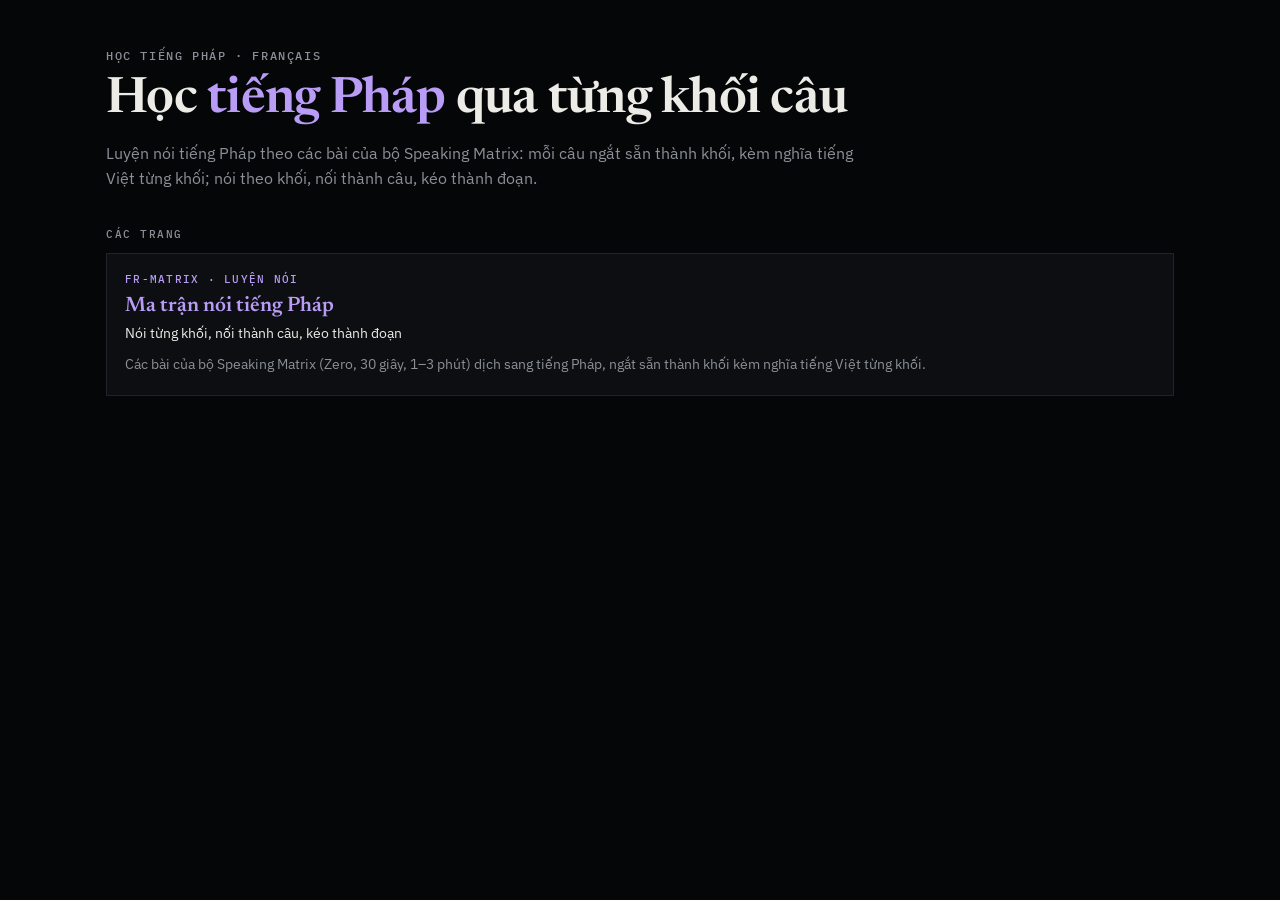
<file: src/index.html>
<!doctype html>
<html lang="vi">
<head>
<meta charset="utf-8">
<meta name="viewport" content="width=device-width, initial-scale=1">
<title>Học tiếng Pháp</title>
<link rel="stylesheet" href="https://fonts.googleapis.com/css2?family=IBM+Plex+Mono:wght@400;500&family=IBM+Plex+Sans:wght@400;500;600&family=Newsreader:opsz,wght@6..72,400;6..72,600&display=swap">
<style>
  /* Tông noir như các trang bên dưới, không đổi theo sáng/tối của máy. */
  :root{
    --bg:#050608; --panel:#0C0E11; --panel2:#161B20; --ink:#EDEBE6; --muted:#8B9098; --line:#1E242A;
    --fr:#B99CF6;
  }
  *{box-sizing:border-box}
  body{margin:0; background:var(--bg); color:var(--ink);
    font:15px/1.55 "IBM Plex Sans", system-ui, -apple-system, "Segoe UI", sans-serif; -webkit-font-smoothing:antialiased}
  .wrap{max-width:1100px; margin:0 auto; padding:48px 16px 64px}
  .eyebrow{margin:0 0 10px; color:var(--muted); font:500 11.5px "IBM Plex Mono", monospace; letter-spacing:.14em; text-transform:uppercase}
  h1{margin:0 0 14px; font:600 clamp(30px, 5vw, 50px)/1.08 "Newsreader", Georgia, serif; letter-spacing:-.015em}
  h1 em{font-style:normal; color:var(--k)}
  .lede{margin:0 0 36px; max-width:760px; color:var(--muted); font-size:16px}
  h2{margin:36px 0 12px; font:500 11px "IBM Plex Mono", monospace; letter-spacing:.14em; text-transform:uppercase; color:var(--muted)}
  .grid{display:grid; grid-template-columns:repeat(auto-fit, minmax(260px, 1fr)); gap:1px; background:var(--line); border:1px solid var(--line)}
  a.card{display:block; padding:18px 18px 20px; background:var(--panel); color:inherit; text-decoration:none; transition:background .12s}
  a.card:hover{background:var(--panel2)}
  a.card:focus-visible{outline:2px solid var(--k); outline-offset:-2px}
  .fr{--k:var(--fr)}
  .card .n{display:block; margin-bottom:8px; color:var(--k); font:500 10.5px "IBM Plex Mono", monospace; letter-spacing:.12em; text-transform:uppercase}
  .card h3{margin:0 0 4px; font:600 21px/1.2 "Newsreader", Georgia, serif; color:var(--k)}
  .card .tag{margin:0 0 10px; color:var(--ink); font-size:13.5px}
  .card p{margin:0; color:var(--muted); font-size:13.5px}
</style>
</head>
<body>
<div class="wrap fr">
  <p class="eyebrow">Học tiếng Pháp · <span lang="fr">Français</span></p>
  <h1>Học <em>tiếng Pháp</em> qua từng khối câu</h1>
  <p class="lede">Luyện nói tiếng Pháp theo các bài của bộ Speaking Matrix: mỗi câu ngắt sẵn thành khối, kèm nghĩa tiếng Việt từng khối; nói theo khối, nối thành câu, kéo thành đoạn.</p>

  <h2>Các trang</h2>
  <div class="grid">
    <a class="card fr" href="fr-matrix/index.html">
      <span class="n">fr-matrix · luyện nói</span>
      <h3>Ma trận nói tiếng Pháp</h3>
      <p class="tag">Nói từng khối, nối thành câu, kéo thành đoạn</p>
      <p>Các bài của bộ Speaking Matrix (Zero, 30 giây, 1–3 phút) dịch sang tiếng Pháp, ngắt sẵn thành khối kèm nghĩa tiếng Việt từng khối.</p>
    </a>
  </div>

</div>
</body>
</html>
</file>
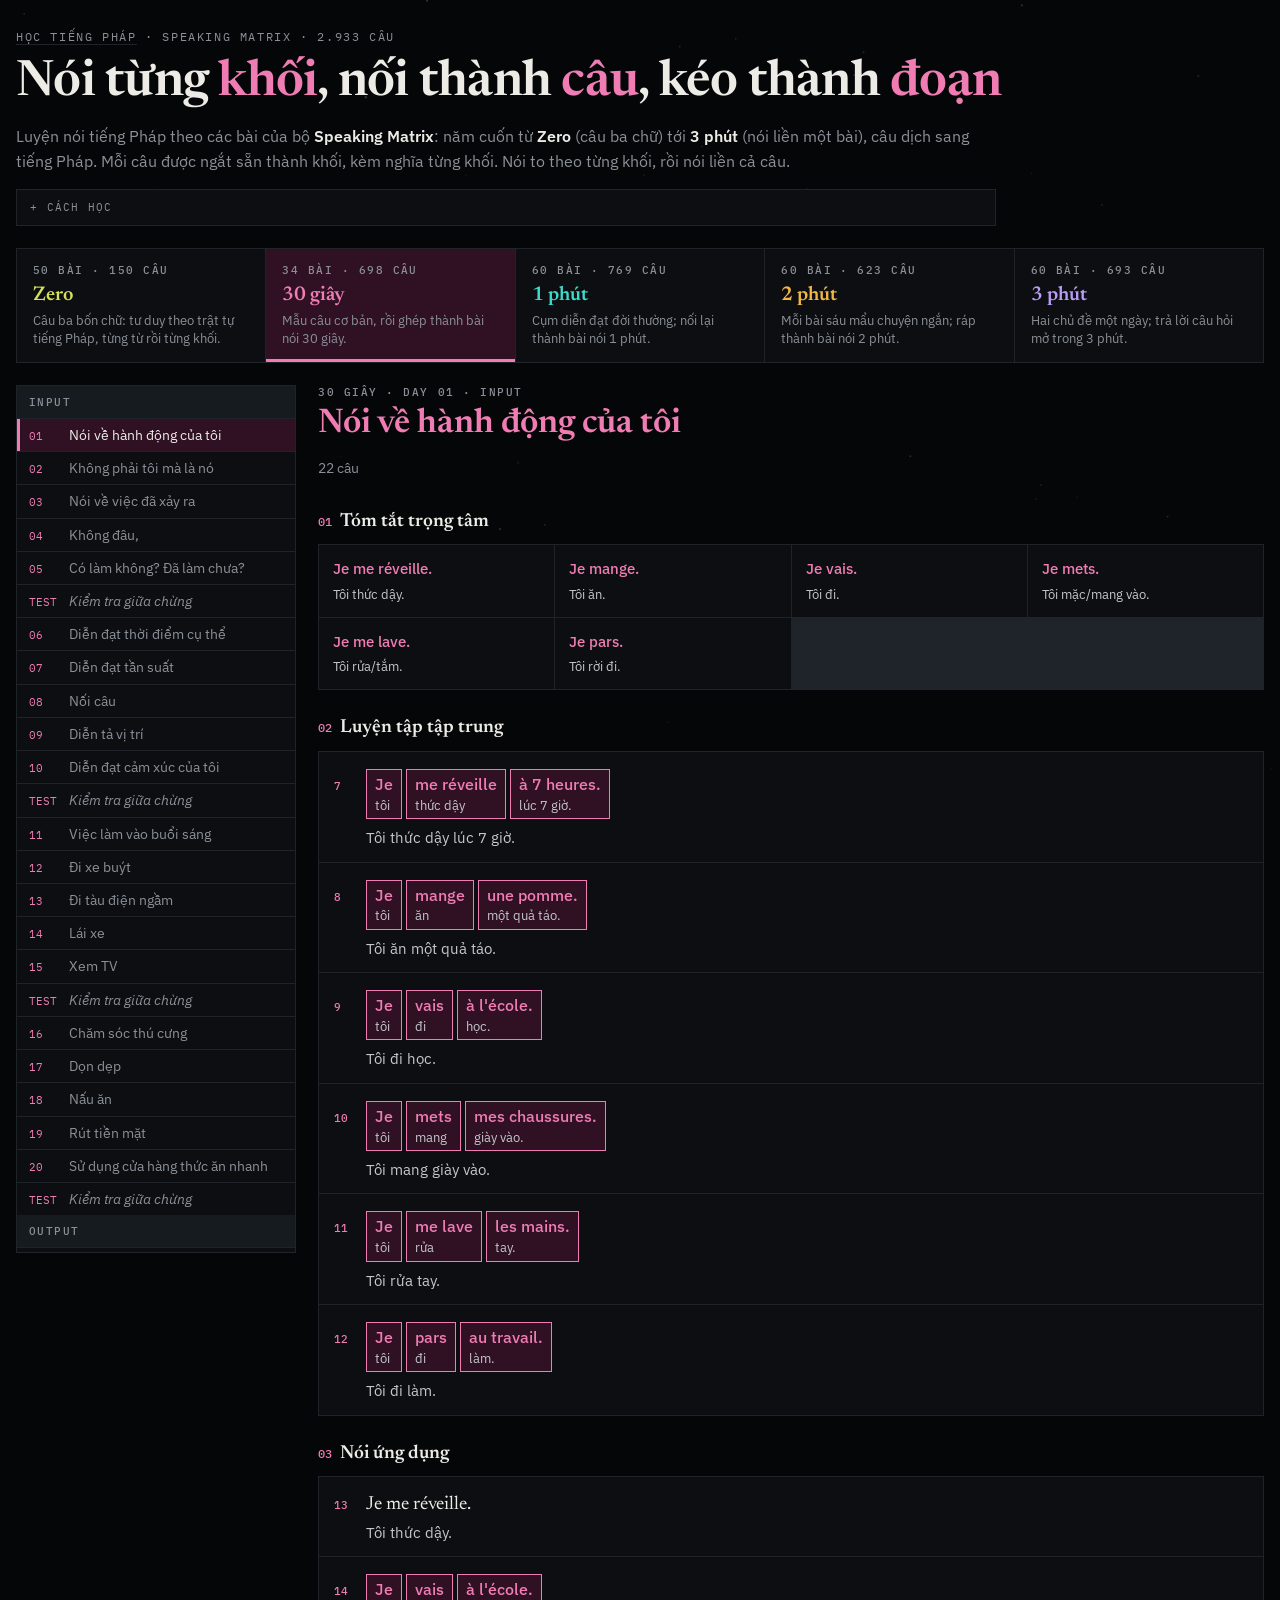
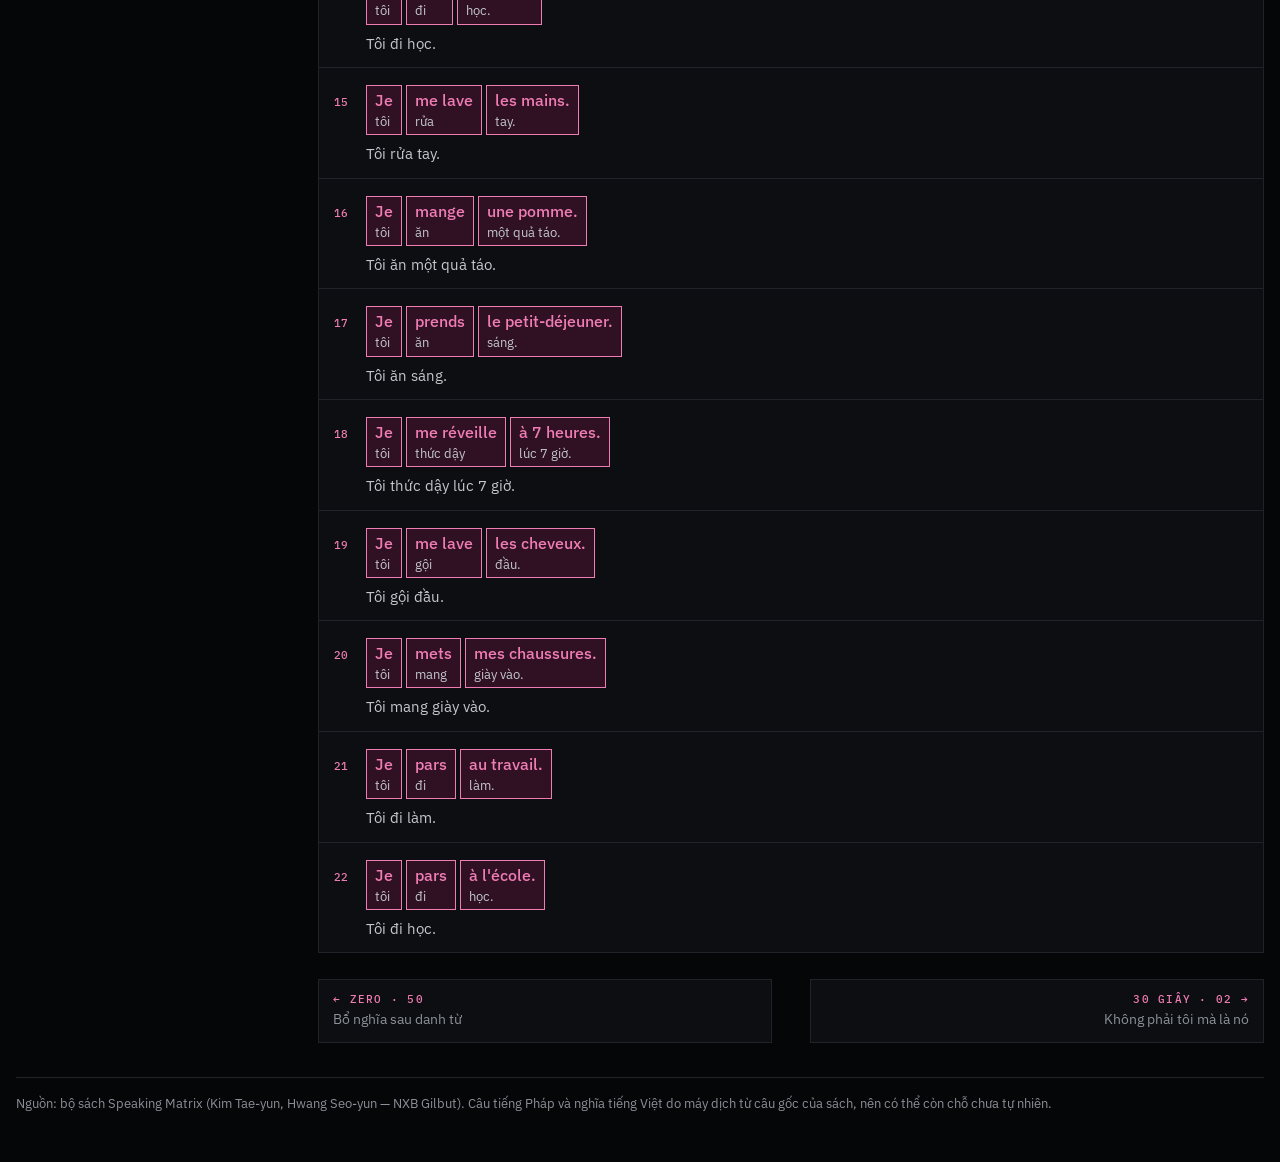
<file: src/fr-matrix/index.html>
<!doctype html>
<html lang="vi">
<head>
<meta charset="utf-8">
<meta name="viewport" content="width=device-width, initial-scale=1">
<title>Ma trận nói tiếng Pháp</title>
<link rel="stylesheet" href="https://fonts.googleapis.com/css2?family=IBM+Plex+Mono:wght@400;500&family=IBM+Plex+Sans:wght@400;500;600&family=Newsreader:ital,opsz,wght@0,6..72,400;0,6..72,600;1,6..72,400&display=swap">
<link rel="stylesheet" href="style.css">
</head>
<body>

<canvas id="field" aria-hidden="true"></canvas>

<div class="wrap">
  <header>
    <p class="eyebrow"><a href="../index.html">Học tiếng Pháp</a> · Speaking Matrix · <span id="total">…</span> câu</p>
    <h1>Nói từng <em>khối</em>, nối thành <em>câu</em>, kéo thành <em>đoạn</em></h1>
    <p class="lede">Luyện nói tiếng Pháp theo các bài của bộ <b lang="en">Speaking Matrix</b>: năm cuốn từ
      <b>Zero</b> (câu ba chữ) tới <b>3 phút</b> (nói liền một bài), câu dịch sang tiếng Pháp. Mỗi câu được ngắt sẵn
      thành khối, kèm nghĩa từng khối. Nói to theo từng khối, rồi nói liền cả câu.</p>
    <details class="howto">
      <summary>Cách học</summary>
      <ul>
        <li>Học lần lượt <strong>Zero → 30 giây → 1 phút → 2 phút → 3 phút</strong>.</li>
        <li>Với mỗi câu: đọc to từng khối một, ngắt hơi đúng chỗ ngắt khối; rồi nói liền cả câu.</li>
        <li>Lần hai: chỉ nhìn nghĩa tiếng Việt, tự nói ra tiếng Pháp theo từng khối, rồi mới so với câu tiếng Pháp.</li>
        <li>Phần <strong>INPUT</strong> dạy mẫu câu; phần <strong>OUTPUT</strong> ráp các mẫu đó thành một bài
          nói liền (ghi rõ bài dùng lại những ngày INPUT nào). Cuối bài OUTPUT, nhìn đoạn tiếng Việt và nói liền
          cả bài bằng tiếng Pháp.</li>
      </ul>
    </details>
  </header>

  <nav class="books" id="books" aria-label="Chọn cuốn"></nav>

  <div class="layout">
    <aside class="days" id="days" aria-label="Danh sách bài"></aside>
    <main id="main" tabindex="-1"></main>
  </div>

  <footer>
    Nguồn: bộ sách <span lang="en">Speaking Matrix</span> (Kim Tae-yun, Hwang Seo-yun — NXB Gilbut). Câu tiếng Pháp và nghĩa
    tiếng Việt do máy dịch từ câu gốc của sách, nên có thể còn chỗ chưa tự nhiên.
  </footer>
</div>

<script src="field.js"></script>
<script src="app.js"></script>
</body>
</html>
</file>
<file: src/fr-matrix/style.css>
/* Ma trận nói — cùng tông noir với en-chunks, không đổi theo sáng/tối của máy.
   Năm cuốn, năm màu: lớp .b-zero … .b-3m đặt --k (màu) và --kb (nền tối của màu đó). */
:root{
  --bg:#050608; --panel:#0C0E11; --panel2:#161B20; --ink:#EDEBE6; --muted:#8B9098;
  --line:#1E242A; --dim:#5A6069;
  --k:#3ED9C9; --kb:#0A2C2B;
}
.b-zero{--k:#D6E05A; --kb:#282B0B}
.b-30s{--k:#F07CB4; --kb:#2F1123}
.b-1m{--k:#3ED9C9; --kb:#0A2C2B}
.b-2m{--k:#F2B646; --kb:#31250B}
.b-3m{--k:#B99CF6; --kb:#231A3D}

*{box-sizing:border-box; border-radius:0}
[hidden]{display:none !important}
body{
  background:var(--bg); color:var(--ink); margin:0;
  font-family:"IBM Plex Sans", system-ui, -apple-system, "Segoe UI", sans-serif;
  font-size:15px; line-height:1.55; -webkit-font-smoothing:antialiased;
}
#field{position:fixed; inset:0; width:100%; height:100%; display:block; z-index:0; pointer-events:none}
.wrap{position:relative; z-index:1; max-width:1460px; margin:0 auto; padding:28px 16px 48px}
button{font:inherit; color:inherit}

/* ---- đầu trang ---- */
header{margin-bottom:22px}
.eyebrow{
  font-family:"IBM Plex Mono", ui-monospace, monospace; font-size:11.5px;
  letter-spacing:.14em; text-transform:uppercase; color:var(--muted); margin:0 0 10px;
}
.eyebrow a{color:inherit; text-decoration:none; border-bottom:1px solid var(--line)}
.eyebrow a:hover{color:var(--ink)}
h1{
  font-family:"Newsreader", Georgia, serif; font-weight:600;
  font-size:clamp(30px, 5vw, 50px); line-height:1.08; letter-spacing:-.015em; margin:0 0 14px;
}
h1 em{font-style:normal; color:var(--k)}
.lede{margin:0; color:var(--muted); font-size:16px; max-width:980px}
.lede b{color:var(--ink); font-weight:600}
.howto{margin-top:16px; max-width:980px; border:1px solid var(--line); background:var(--panel)}
.howto summary{
  cursor:pointer; padding:9px 13px; color:var(--muted); list-style:none;
  font-family:"IBM Plex Mono", monospace; font-size:10.5px; letter-spacing:.12em; text-transform:uppercase;
}
.howto summary::before{content:"+ "} .howto[open] summary::before{content:"\2212 "}
.howto summary:hover{color:var(--ink)}
.howto ul{margin:0; padding:0 16px 12px 34px; color:var(--muted); font-size:14px}
.howto strong{color:var(--ink)}

/* ---- năm cuốn ---- */
.books{
  display:grid; grid-template-columns:repeat(auto-fit, minmax(180px, 1fr)); gap:1px;
  background:var(--line); border:1px solid var(--line); margin-bottom:22px;
}
.books button{
  display:block; text-align:left; cursor:pointer; border:0; background:var(--panel);
  padding:14px 16px 15px; transition:background .12s, box-shadow .12s;
}
.books button:hover{background:var(--panel2)}
.books button.on{background:var(--kb); box-shadow:inset 0 -3px 0 var(--k)}
.books button:focus-visible{outline:2px solid var(--k); outline-offset:-2px}
.books .n{display:block; margin-bottom:6px; color:var(--muted); font:500 10.5px "IBM Plex Mono", monospace; letter-spacing:.14em; text-transform:uppercase}
.books h2{margin:0 0 4px; font:600 20px/1.2 "Newsreader", Georgia, serif; color:var(--k)}
.books p{margin:0; color:var(--muted); font-size:12.5px; line-height:1.45}

/* ---- bố cục: danh sách bài | bài ---- */
.layout{display:grid; grid-template-columns:280px minmax(0, 1fr); gap:22px; align-items:start}
.days{position:sticky; top:16px; max-height:calc(100vh - 32px); overflow:auto; border:1px solid var(--line); background:var(--panel)}
.days h3{
  position:sticky; top:0; margin:0; padding:9px 12px; background:var(--panel2); color:var(--muted);
  font:500 10.5px "IBM Plex Mono", monospace; letter-spacing:.14em; text-transform:uppercase;
}
.days a{
  display:grid; grid-template-columns:34px minmax(0,1fr); gap:6px; align-items:baseline;
  padding:7px 12px; color:var(--muted); text-decoration:none; font-size:13.5px; line-height:1.35;
  border-top:1px solid var(--line);
}
.days a:hover{background:var(--panel2); color:var(--ink)}
.days a[aria-current="page"]{background:var(--kb); color:var(--ink); box-shadow:inset 3px 0 0 var(--k)}
.days a .no{color:var(--k); font:11px "IBM Plex Mono", monospace}
.days a.review .t, .days a.test .t{font-style:italic}

/* ---- bài ---- */
main:focus{outline:none}
.dayh{margin:0 0 4px; font:600 clamp(24px, 3.2vw, 34px)/1.15 "Newsreader", Georgia, serif; color:var(--k)}
.dayh .no{display:block; margin-bottom:6px; color:var(--muted); font:500 11px "IBM Plex Mono", monospace; letter-spacing:.14em; text-transform:uppercase}
.sub{margin:0 0 4px; color:var(--muted); font-size:14px}
.sub .en{color:var(--ink); font-family:"Newsreader", Georgia, serif; font-style:italic; font-size:16px}
.ko{color:#9AA0A8; font-size:13px}
.ko[hidden]{display:none}
.bar2{display:flex; flex-wrap:wrap; gap:8px; align-items:center; margin:14px 0 18px}
.btn{
  cursor:pointer; background:var(--panel); color:var(--ink); border:1px solid var(--line);
  padding:7px 12px; font:10.5px "IBM Plex Mono", monospace; letter-spacing:.11em; text-transform:uppercase;
}
.btn:hover{background:var(--panel2)}
.btn.on{background:var(--kb); color:var(--k); border-color:var(--k)}
.nav{display:flex; justify-content:space-between; gap:8px; margin-top:26px}
.nav a{flex:1; max-width:48%; padding:12px 14px; border:1px solid var(--line); background:var(--panel); color:var(--muted); text-decoration:none; font-size:13.5px}
.nav a:hover{background:var(--panel2); color:var(--ink)}
.nav a b{display:block; color:var(--k); font:500 10.5px "IBM Plex Mono", monospace; letter-spacing:.12em; text-transform:uppercase; margin-bottom:3px}
.nav a.next{text-align:right; margin-left:auto}

.blk{margin-top:26px}
.blkh{margin:0 0 10px; font:600 19px/1.3 "Newsreader", Georgia, serif; color:var(--ink)}
.blkh .i{color:var(--k); font:500 12px "IBM Plex Mono", monospace; margin-right:8px}
.items{display:grid; gap:1px; background:var(--line); border:1px solid var(--line)}
.item{background:var(--panel); padding:13px 15px 12px; min-width:0}
.item.flash{box-shadow:inset 3px 0 0 var(--k); background:#0F1216}
.item .top{display:flex; gap:10px; align-items:baseline}
.item .n{flex:0 0 auto; color:var(--k); font:500 11px "IBM Plex Mono", monospace; min-width:22px}
.item .tag{color:var(--muted); font:10px "IBM Plex Mono", monospace; letter-spacing:.08em; border:1px solid var(--line); padding:0 5px}
.item h4{margin:0 0 6px; font:600 16px/1.3 "Newsreader", Georgia, serif; color:var(--ink)}

/* Khối: tiếng Anh trên, nghĩa dưới. */
.chunks{display:flex; flex-wrap:wrap; gap:4px; margin:4px 0 8px}
.ck{
  display:flex; flex-direction:column; text-align:left; padding:4px 8px 5px;
  border:1px solid var(--k); background:var(--kb); min-width:0; max-width:100%;
  transition:box-shadow .15s, background .15s;
}
.ck .e{color:var(--k); font-size:15.5px; line-height:1.35; font-weight:500}
.ck .g{color:#C4C7CC; font-size:12.5px; line-height:1.3; margin-top:2px}
.ck .g.kg{color:#9AA0A8}
.chunks.words .ck{border-style:dashed}

.en-s{margin:2px 0 0; font:400 19px/1.4 "Newsreader", Georgia, serif; color:var(--ink)}
.vi-s{margin:3px 0 0; color:#C4C7CC; font-size:14.5px}
.ko-s{margin:2px 0 0}
.notes{display:flex; flex-wrap:wrap; gap:4px 12px; margin-top:8px; font-size:13px; color:var(--muted)}
.notes b{color:var(--k); font-weight:500}


/* 30 giây: thẻ cụm từ trọng tâm */
.pics{display:grid; grid-template-columns:repeat(auto-fill, minmax(190px, 1fr)); gap:1px; background:var(--line); border:1px solid var(--line)}
.pic{background:var(--panel); padding:12px 14px; display:flex; flex-direction:column; gap:4px}
.pic .e{color:var(--k); font-size:15px; font-weight:500}
.pic .g{color:#C4C7CC; font-size:13px}

/* Cả đoạn (OUTPUT) */
.script{margin-top:26px; border:1px solid var(--k); background:var(--panel); padding:16px 18px}
.script h3{margin:0 0 4px; font:500 10.5px "IBM Plex Mono", monospace; letter-spacing:.14em; text-transform:uppercase; color:var(--k)}
.script .en-p{margin:8px 0 0; font:400 18px/1.6 "Newsreader", Georgia, serif}
.script .vi-p{margin:10px 0 0; color:#C4C7CC; font-size:14.5px}

.empty{color:var(--muted); font:13px "IBM Plex Mono", monospace; padding:16px 0}

footer{margin-top:34px; padding-top:16px; border-top:1px solid var(--line); color:var(--muted); font-size:13px}
footer b{color:var(--ink)}

@media (max-width:860px){
  .layout{grid-template-columns:minmax(0,1fr)}
  .days{position:static; max-height:260px}
}
@media (max-width:640px){
  .books{grid-template-columns:repeat(2, minmax(0,1fr))}
  .books p{display:none}
  .en-s{font-size:17px}
  .nav a{max-width:none}
}
.item, .ck, .pic, .script, .blk{scroll-margin-top:16px; scroll-margin-bottom:24px}
footer a{color:var(--k)}
</file>
